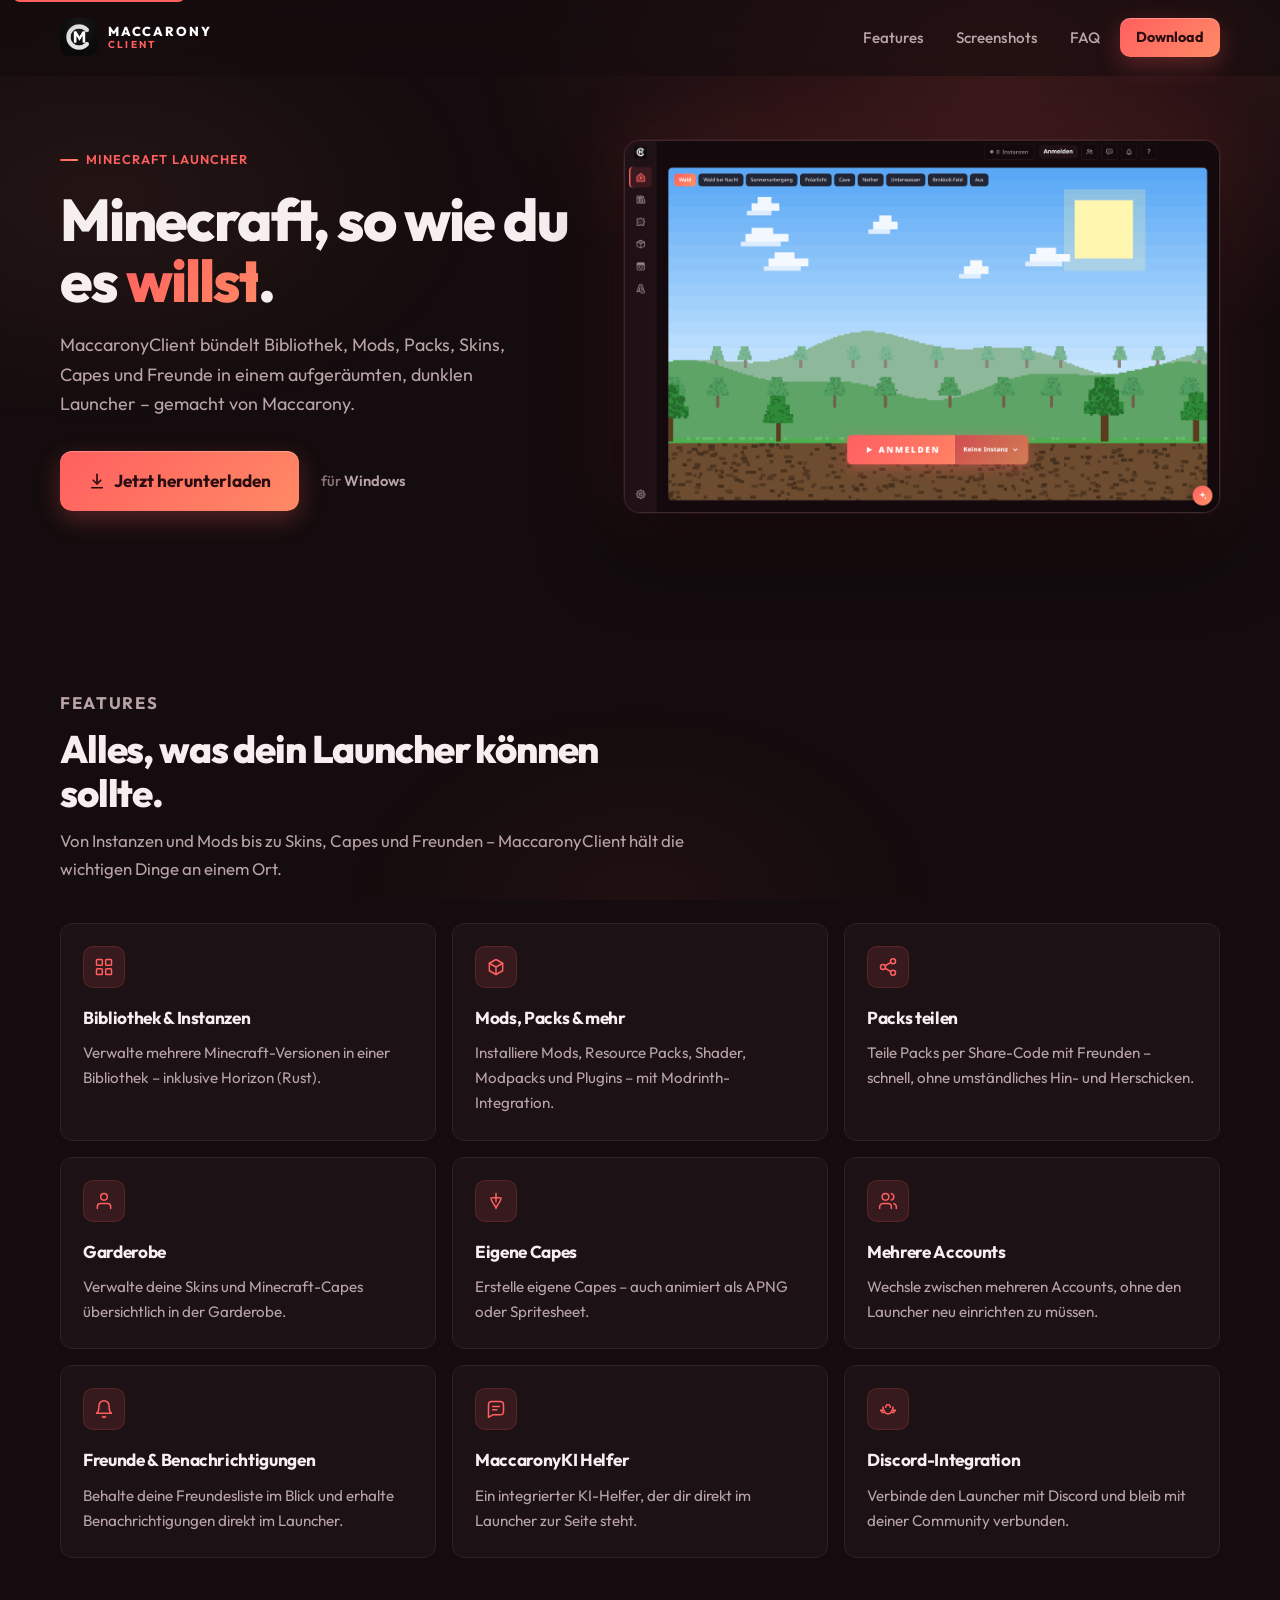
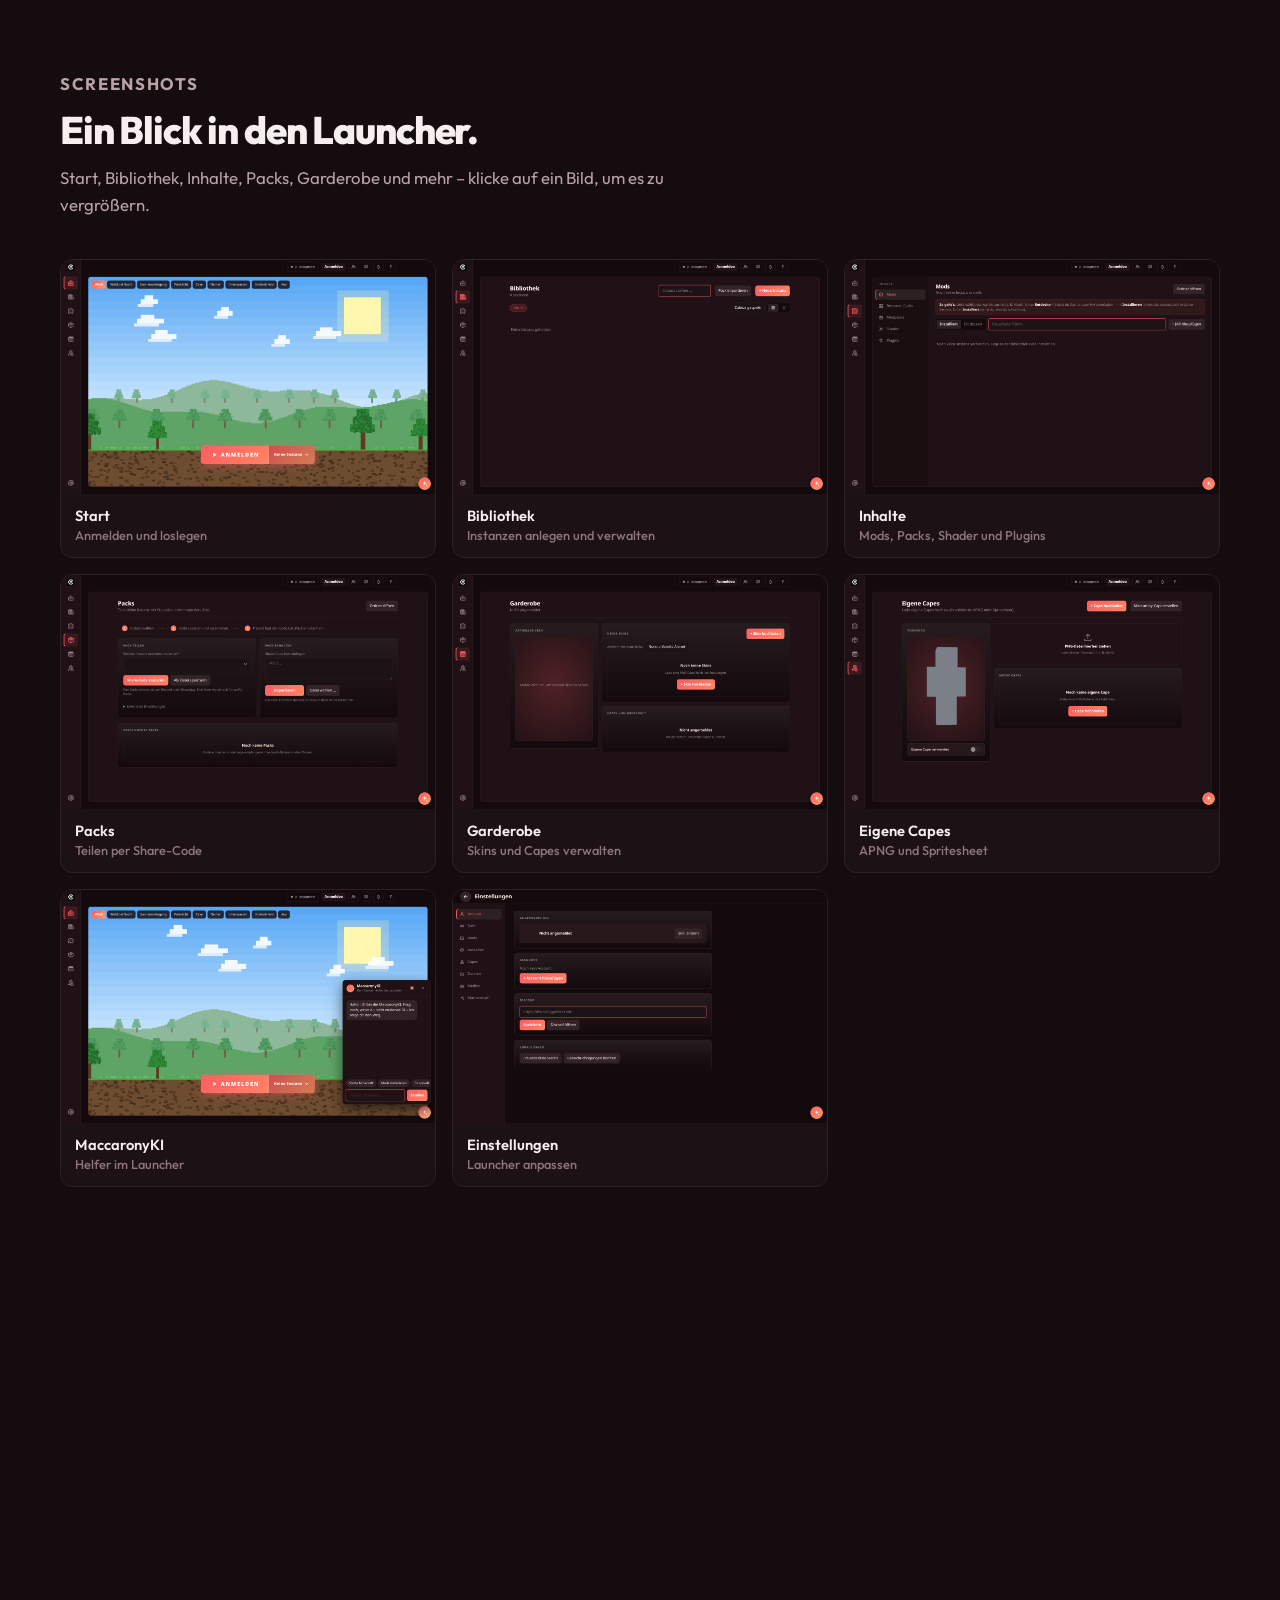
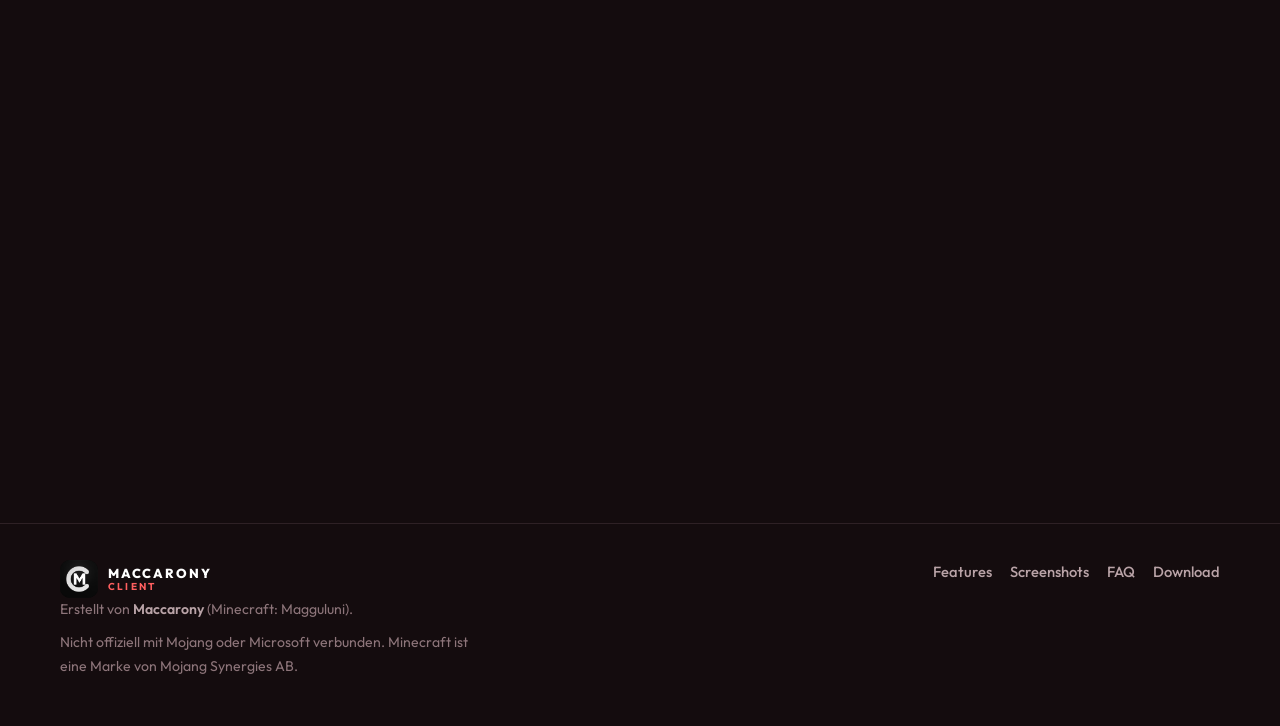
<file: index.html>
<!DOCTYPE html>
<html lang="de">
<head>
  <meta charset="UTF-8" />
  <meta name="viewport" content="width=device-width, initial-scale=1" />
  <title>MaccaronyClient – Minecraft Launcher</title>
  <meta name="description" content="MaccaronyClient ist ein moderner Minecraft-Launcher für Instanzen, Mods, Packs, Skins, Capes und Freunde. Jetzt für Windows herunterladen." />
  <meta name="theme-color" content="#140c0e" />
  <link rel="icon" href="assets/favicon.ico" sizes="any" />
  <link rel="icon" type="image/png" sizes="32x32" href="assets/favicon-32.png" />
  <link rel="icon" type="image/png" sizes="16x16" href="assets/favicon-16.png" />
  <link rel="apple-touch-icon" href="assets/apple-touch-icon.png" />
  <link rel="stylesheet" href="styles.css" />
</head>
<body>
  <a class="skip-link" href="#main">Zum Inhalt springen</a>

  <header class="nav" id="nav">
    <div class="nav-inner">
      <a class="brand" href="#top" aria-label="MaccaronyClient Start">
        <img class="logo-img" src="assets/logo.png" width="38" height="38" alt="" />
        <span class="wordmark">
          <span class="wordmark-m">MACCARONY</span>
          <span class="wordmark-c">CLIENT</span>
        </span>
      </a>

      <button class="nav-toggle" type="button" aria-label="Menü öffnen" aria-expanded="false" aria-controls="nav-links">
        <span></span><span></span><span></span>
      </button>

      <nav class="nav-links" id="nav-links">
        <a href="#features">Features</a>
        <a href="#screenshots">Screenshots</a>
        <a href="#faq">FAQ</a>
        <a class="btn btn-primary btn-sm" data-download href="https://github.com/Magguluni/MaccaronyClient/releases/latest/download/MaccaronyClient-Setup.exe">Download</a>
      </nav>
    </div>
  </header>

  <main id="main">
    <section class="hero" id="top">
      <div class="wrap hero-grid">
        <div class="hero-copy reveal">
          <p class="eyebrow">Minecraft Launcher</p>
          <h1>Minecraft, so wie du es <span class="grad-text">willst</span>.</h1>
          <p class="lead">
            MaccaronyClient bündelt Bibliothek, Mods, Packs, Skins, Capes und Freunde in einem aufgeräumten, dunklen Launcher – gemacht von Maccarony.
          </p>
          <div class="hero-actions">
            <a class="btn btn-primary btn-lg" data-download href="https://github.com/Magguluni/MaccaronyClient/releases/latest/download/MaccaronyClient-Setup.exe">
              <svg width="18" height="18" viewBox="0 0 24 24" fill="none" stroke="currentColor" stroke-width="2.2" stroke-linecap="round" stroke-linejoin="round" aria-hidden="true">
                <path d="M12 3v12" /><path d="M7 11l5 5 5-5" /><path d="M5 21h14" />
              </svg>
              Jetzt herunterladen
            </a>
            <p class="hero-note">für <strong>Windows</strong></p>
          </div>
        </div>

        <div class="hero-visual reveal">
          <div class="hero-frame">
            <img src="assets/screenshots/start.png" width="1440" height="900" alt="MaccaronyClient Startbildschirm mit Wald-Szene und Anmelden-Button" />
          </div>
        </div>
      </div>
    </section>

    <section class="section" id="features">
      <div class="wrap">
        <div class="section-header reveal">
          <p class="section-kicker">Features</p>
          <h2>Alles, was dein Launcher können sollte.</h2>
          <p>Von Instanzen und Mods bis zu Skins, Capes und Freunden – MaccaronyClient hält die wichtigen Dinge an einem Ort.</p>
        </div>

        <div class="features-grid">
          <article class="feature reveal">
            <div class="feature-icon" aria-hidden="true">
              <svg viewBox="0 0 24 24"><rect x="3" y="3" width="7" height="7" rx="1"/><rect x="14" y="3" width="7" height="7" rx="1"/><rect x="3" y="14" width="7" height="7" rx="1"/><rect x="14" y="14" width="7" height="7" rx="1"/></svg>
            </div>
            <h3>Bibliothek &amp; Instanzen</h3>
            <p>Verwalte mehrere Minecraft-Versionen in einer Bibliothek – inklusive Horizon (Rust).</p>
          </article>

          <article class="feature reveal">
            <div class="feature-icon" aria-hidden="true">
              <svg viewBox="0 0 24 24"><path d="M12 3l8 4.5v9L12 21l-8-4.5v-9L12 3z"/><path d="M12 12l8-4.5M12 12v9M12 12L4 7.5"/></svg>
            </div>
            <h3>Mods, Packs &amp; mehr</h3>
            <p>Installiere Mods, Resource Packs, Shader, Modpacks und Plugins – mit Modrinth-Integration.</p>
          </article>

          <article class="feature reveal">
            <div class="feature-icon" aria-hidden="true">
              <svg viewBox="0 0 24 24"><circle cx="18" cy="5" r="3"/><circle cx="6" cy="12" r="3"/><circle cx="18" cy="19" r="3"/><path d="M8.6 13.5l6.8 4M15.4 6.5l-6.8 4"/></svg>
            </div>
            <h3>Packs teilen</h3>
            <p>Teile Packs per Share-Code mit Freunden – schnell, ohne umständliches Hin- und Herschicken.</p>
          </article>

          <article class="feature reveal">
            <div class="feature-icon" aria-hidden="true">
              <svg viewBox="0 0 24 24"><path d="M20 21v-2a4 4 0 0 0-4-4H8a4 4 0 0 0-4 4v2"/><circle cx="12" cy="7" r="4"/></svg>
            </div>
            <h3>Garderobe</h3>
            <p>Verwalte deine Skins und Minecraft-Capes übersichtlich in der Garderobe.</p>
          </article>

          <article class="feature reveal">
            <div class="feature-icon" aria-hidden="true">
              <svg viewBox="0 0 24 24"><path d="M12 3v10"/><path d="M6 8c0 6 6 9 6 13 0-4 6-7 6-13"/><path d="M8 8h8"/></svg>
            </div>
            <h3>Eigene Capes</h3>
            <p>Erstelle eigene Capes – auch animiert als APNG oder Spritesheet.</p>
          </article>

          <article class="feature reveal">
            <div class="feature-icon" aria-hidden="true">
              <svg viewBox="0 0 24 24"><path d="M16 21v-2a4 4 0 0 0-4-4H6a4 4 0 0 0-4 4v2"/><circle cx="9" cy="7" r="4"/><path d="M22 21v-2a4 4 0 0 0-3-3.87"/><path d="M16 3.13a4 4 0 0 1 0 7.75"/></svg>
            </div>
            <h3>Mehrere Accounts</h3>
            <p>Wechsle zwischen mehreren Accounts, ohne den Launcher neu einrichten zu müssen.</p>
          </article>

          <article class="feature reveal">
            <div class="feature-icon" aria-hidden="true">
              <svg viewBox="0 0 24 24"><path d="M18 8A6 6 0 0 0 6 8c0 7-3 9-3 9h18s-3-2-3-9"/><path d="M13.73 21a2 2 0 0 1-3.46 0"/></svg>
            </div>
            <h3>Freunde &amp; Benachrichtigungen</h3>
            <p>Behalte deine Freundesliste im Blick und erhalte Benachrichtigungen direkt im Launcher.</p>
          </article>

          <article class="feature reveal">
            <div class="feature-icon" aria-hidden="true">
              <svg viewBox="0 0 24 24"><path d="M21 15a4 4 0 0 1-4 4H8l-5 3V7a4 4 0 0 1 4-4h10a4 4 0 0 1 4 4z"/><path d="M8 9h8M8 13h5"/></svg>
            </div>
            <h3>MaccaronyKI Helfer</h3>
            <p>Ein integrierter KI-Helfer, der dir direkt im Launcher zur Seite steht.</p>
          </article>

          <article class="feature reveal">
            <div class="feature-icon" aria-hidden="true">
              <svg viewBox="0 0 24 24"><path d="M14.5 9.5a2.5 2.5 0 0 0-5 0"/><path d="M6 9.5C6 13 8.7 18 12 18s6-5 6-8.5"/><circle cx="9" cy="10" r="0.8" fill="currentColor" stroke="none"/><circle cx="15" cy="10" r="0.8" fill="currentColor" stroke="none"/><path d="M7 16.5c-1.7 0-3.2-1.4-4-3 1 .2 2.2.2 3.2-.3"/><path d="M17 16.5c1.7 0 3.2-1.4 4-3-1 .2-2.2.2-3.2-.3"/></svg>
            </div>
            <h3>Discord-Integration</h3>
            <p>Verbinde den Launcher mit Discord und bleib mit deiner Community verbunden.</p>
          </article>
        </div>
      </div>
    </section>

    <section class="section" id="screenshots" style="padding-top: 24px;">
      <div class="wrap">
        <div class="section-header reveal">
          <p class="section-kicker">Screenshots</p>
          <h2>Ein Blick in den Launcher.</h2>
          <p>Start, Bibliothek, Inhalte, Packs, Garderobe und mehr – klicke auf ein Bild, um es zu vergrößern.</p>
        </div>

        <div class="gallery" id="gallery">
          <button class="shot reveal" type="button" data-full="assets/screenshots/start.png" data-caption="Start">
            <div class="shot-frame"><img src="assets/screenshots/start.png" alt="Startbildschirm mit Wald-Szene und Anmelden-Button" /></div>
            <div class="shot-cap">Start<span>Anmelden und loslegen</span></div>
          </button>
          <button class="shot reveal" type="button" data-full="assets/screenshots/bibliothek.png" data-caption="Bibliothek">
            <div class="shot-frame"><img src="assets/screenshots/bibliothek.png" alt="Leere Bibliothek zum Anlegen von Instanzen" /></div>
            <div class="shot-cap">Bibliothek<span>Instanzen anlegen und verwalten</span></div>
          </button>
          <button class="shot reveal" type="button" data-full="assets/screenshots/mods.png" data-caption="Inhalte">
            <div class="shot-frame"><img src="assets/screenshots/mods.png" alt="Inhalte: Mods, Resource Packs, Shader, Modpacks und Plugins" /></div>
            <div class="shot-cap">Inhalte<span>Mods, Packs, Shader und Plugins</span></div>
          </button>
          <button class="shot reveal" type="button" data-full="assets/screenshots/packs.png" data-caption="Packs">
            <div class="shot-frame"><img src="assets/screenshots/packs.png" alt="Packs teilen per Share-Code" /></div>
            <div class="shot-cap">Packs<span>Teilen per Share-Code</span></div>
          </button>
          <button class="shot reveal" type="button" data-full="assets/screenshots/garderobe.png" data-caption="Garderobe">
            <div class="shot-frame"><img src="assets/screenshots/garderobe.png" alt="Garderobe – Skins und Capes verwalten" /></div>
            <div class="shot-cap">Garderobe<span>Skins und Capes verwalten</span></div>
          </button>
          <button class="shot reveal" type="button" data-full="assets/screenshots/capes.png" data-caption="Eigene Capes">
            <div class="shot-frame"><img src="assets/screenshots/capes.png" alt="Eigene Capes, auch animiert" /></div>
            <div class="shot-cap">Eigene Capes<span>APNG und Spritesheet</span></div>
          </button>
          <button class="shot reveal" type="button" data-full="assets/screenshots/maccaronyki.png" data-caption="MaccaronyKI">
            <div class="shot-frame"><img src="assets/screenshots/maccaronyki.png" alt="MaccaronyKI Chat-Helfer" /></div>
            <div class="shot-cap">MaccaronyKI<span>Helfer im Launcher</span></div>
          </button>
          <button class="shot reveal" type="button" data-full="assets/screenshots/einstellungen.png" data-caption="Einstellungen">
            <div class="shot-frame"><img src="assets/screenshots/einstellungen.png" alt="Einstellungen im Launcher" /></div>
            <div class="shot-cap">Einstellungen<span>Launcher anpassen</span></div>
          </button>
        </div>
      </div>
    </section>

    <section class="download" id="download">
      <div class="wrap">
        <div class="download-card reveal">
          <div>
            <p class="section-kicker">Download</p>
            <h2>Bereit zum Spielen?</h2>
            <p>Lade MaccaronyClient herunter und richte deine Instanzen in wenigen Schritten ein.</p>
          </div>
          <div class="download-side">
            <a class="btn btn-primary btn-lg" data-download href="https://github.com/Magguluni/MaccaronyClient/releases/latest/download/MaccaronyClient-Setup.exe">
              <svg width="18" height="18" viewBox="0 0 24 24" fill="none" stroke="currentColor" stroke-width="2.2" stroke-linecap="round" stroke-linejoin="round" aria-hidden="true">
                <path d="M12 3v12" /><path d="M7 11l5 5 5-5" /><path d="M5 21h14" />
              </svg>
              Jetzt herunterladen
            </a>
            <p class="download-meta">Windows · Setup-Datei (.exe)</p>
          </div>
        </div>
      </div>
    </section>

    <section class="section" id="faq" style="padding-top: 8px;">
      <div class="wrap">
        <div class="section-header reveal">
          <p class="section-kicker">FAQ</p>
          <h2>Häufige Fragen</h2>
        </div>
        <div class="faq-list">
          <details class="faq-item reveal" open>
            <summary>Ist MaccaronyClient kostenlos?</summary>
            <p>Der Launcher wird hier als Download angeboten, ohne dass auf dieser Seite ein Preis angegeben ist. Sobald es dazu offizielle Angaben gibt, findest du sie an dieser Stelle.</p>
          </details>
          <details class="faq-item reveal">
            <summary>Brauche ich einen Minecraft-Account?</summary>
            <p>Ja. Du brauchst einen gültigen Minecraft: Java Edition Account, um zu spielen. Der Launcher ersetzt keine eigene Minecraft-Lizenz.</p>
          </details>
          <details class="faq-item reveal">
            <summary>Welche Systeme werden unterstützt?</summary>
            <p>Aktuell ist ein Download für Windows vorgesehen. Unterstützung für weitere Systeme nennen wir hier, sobald sie feststeht.</p>
          </details>
        </div>
      </div>
    </section>
  </main>

  <footer class="footer">
    <div class="wrap footer-inner">
      <div>
        <a class="brand" href="#top" aria-label="MaccaronyClient Start">
          <img class="logo-img" src="assets/logo.png" width="38" height="38" alt="" />
          <span class="wordmark">
            <span class="wordmark-m">MACCARONY</span>
            <span class="wordmark-c">CLIENT</span>
          </span>
        </a>
        <p class="footer-copy">
          Erstellt von <strong>Maccarony</strong> (Minecraft: Magguluni).
        </p>
        <p class="footer-copy disclaimer">Nicht offiziell mit Mojang oder Microsoft verbunden. Minecraft ist eine Marke von Mojang Synergies AB.</p>
      </div>
      <nav class="footer-links" aria-label="Footer">
        <a href="#features">Features</a>
        <a href="#screenshots">Screenshots</a>
        <a href="#faq">FAQ</a>
        <a data-download href="https://github.com/Magguluni/MaccaronyClient/releases/latest/download/MaccaronyClient-Setup.exe">Download</a>
      </nav>
    </div>
  </footer>

  <div class="lightbox" id="lightbox" role="dialog" aria-modal="true" aria-label="Screenshot-Ansicht" hidden>
    <button class="lightbox-close" type="button" aria-label="Schließen">&times;</button>
    <button class="lightbox-nav prev" type="button" aria-label="Vorheriges Bild">‹</button>
    <img class="lightbox-img" alt="" />
    <button class="lightbox-nav next" type="button" aria-label="Nächstes Bild">›</button>
    <p class="lightbox-cap"></p>
  </div>

  <script src="script.js"></script>
</body>
</html>
</file>
<file: styles.css>
@font-face {
  font-family: "Outfit";
  font-style: normal;
  font-weight: 400 800;
  font-display: swap;
  src: url("assets/fonts/outfit-latin-ext.woff2") format("woff2");
  unicode-range: U+0100-02BA, U+02BD-02C5, U+02C7-02CC, U+02CE-02D7, U+02DD-02FF, U+0304, U+0308, U+0329, U+1D00-1DBF, U+1E00-1E9F, U+1EF2-1EFF, U+2020, U+20A0-20AB, U+20AD-20C4, U+2113, U+2C60-2C7F, U+A720-A7FF;
}

@font-face {
  font-family: "Outfit";
  font-style: normal;
  font-weight: 400 800;
  font-display: swap;
  src: url("assets/fonts/outfit-latin.woff2") format("woff2");
  unicode-range: U+0000-00FF, U+0131, U+0152-0153, U+02BB-02BC, U+02C6, U+02DA, U+02DC, U+0304, U+0308, U+0329, U+2000-206F, U+20AC, U+2122, U+2191, U+2193, U+2212, U+2215, U+FEFF, U+FFFD;
}

:root {
  --bg: #140c0e;
  --bg-soft: #181014;
  --card: #1c1215;
  --card-hover: #24181c;
  --border: #2e2125;
  --border-strong: #3a2a2e;
  --text: #f7eef0;
  --muted: #b9a3a7;
  --dim: #8d757a;
  --coral: #ff5f5f;
  --salmon: #ff8a65;
  --grad: linear-gradient(135deg, #ff5f5f 0%, #ff8a65 100%);
  --radius: 12px;
  --radius-lg: 18px;
  --nav-h: 76px;
  --shadow: 0 24px 64px rgba(0, 0, 0, 0.45);
  --font: "Outfit", system-ui, -apple-system, "Segoe UI", sans-serif;
  --max: 1160px;
  --ease: cubic-bezier(0.22, 1, 0.36, 1);
}

*,
*::before,
*::after {
  box-sizing: border-box;
  margin: 0;
  padding: 0;
}

html {
  scroll-behavior: smooth;
}

body {
  font-family: var(--font);
  background: var(--bg);
  color: var(--text);
  line-height: 1.65;
  min-height: 100vh;
  overflow-x: hidden;
}

body::before {
  content: "";
  position: fixed;
  inset: 0;
  pointer-events: none;
  z-index: -1;
  background:
    radial-gradient(900px 520px at 78% 8%, rgba(255, 95, 95, 0.16), transparent 58%),
    radial-gradient(700px 420px at 8% 22%, rgba(255, 138, 101, 0.07), transparent 55%),
    radial-gradient(600px 400px at 50% 100%, rgba(255, 95, 95, 0.05), transparent 50%);
}

img {
  max-width: 100%;
  display: block;
}

a {
  color: inherit;
  text-decoration: none;
}

button {
  font-family: inherit;
  cursor: pointer;
  border: 0;
  background: none;
  color: inherit;
}

ul {
  list-style: none;
}

.skip-link {
  position: absolute;
  left: 12px;
  top: -40px;
  z-index: 200;
  background: var(--coral);
  color: #1a0a0c;
  padding: 8px 14px;
  border-radius: 8px;
  font-weight: 700;
}

.skip-link:focus {
  top: 12px;
}

::selection {
  background: rgba(255, 95, 95, 0.35);
  color: #fff;
}

.wrap {
  width: min(var(--max), calc(100% - 48px));
  margin-inline: auto;
}

/* ---------- Nav ---------- */

.nav {
  position: sticky;
  top: 0;
  z-index: 50;
  height: var(--nav-h);
  display: flex;
  align-items: center;
  transition: background 0.3s var(--ease), border-color 0.3s var(--ease), box-shadow 0.3s var(--ease);
  background: rgba(20, 12, 14, 0.55);
  border-bottom: 1px solid transparent;
  backdrop-filter: blur(16px);
  -webkit-backdrop-filter: blur(16px);
}

.nav.is-scrolled {
  background: rgba(20, 12, 14, 0.88);
  border-bottom-color: var(--border);
  box-shadow: 0 10px 30px rgba(0, 0, 0, 0.28);
}

.nav-inner {
  width: min(var(--max), calc(100% - 48px));
  margin-inline: auto;
  display: flex;
  align-items: center;
  justify-content: space-between;
  gap: 24px;
}

.brand {
  display: flex;
  align-items: center;
  gap: 10px;
  flex-shrink: 0;
}

.logo-img {
  width: 38px;
  height: 38px;
  border-radius: 10px;
  display: block;
  flex-shrink: 0;
  background: #0a0a0a;
}

.wordmark {
  display: flex;
  flex-direction: column;
  line-height: 1;
  gap: 2px;
}

.wordmark-m {
  font-weight: 800;
  font-size: 13px;
  letter-spacing: 0.14em;
  color: #fff;
}

.wordmark-c {
  font-weight: 700;
  font-size: 10px;
  letter-spacing: 0.22em;
  color: var(--coral);
}

.nav-links {
  display: flex;
  align-items: center;
  gap: 8px;
}

.nav-links a:not(.btn) {
  color: var(--muted);
  font-weight: 500;
  font-size: 0.95rem;
  padding: 8px 12px;
  border-radius: 8px;
  transition: color 0.2s, background 0.2s;
}

.nav-links a:not(.btn):hover {
  color: var(--text);
  background: rgba(255, 255, 255, 0.04);
}

.nav-toggle {
  display: none;
  width: 42px;
  height: 42px;
  border-radius: 10px;
  border: 1px solid var(--border);
  background: var(--card);
  align-items: center;
  justify-content: center;
  flex-direction: column;
  gap: 5px;
}

.nav-toggle span {
  display: block;
  width: 16px;
  height: 1.5px;
  background: var(--text);
  border-radius: 2px;
  transition: transform 0.25s var(--ease), opacity 0.2s;
}

body.nav-open .nav-toggle span:nth-child(1) {
  transform: translateY(6.5px) rotate(45deg);
}

body.nav-open .nav-toggle span:nth-child(2) {
  opacity: 0;
}

body.nav-open .nav-toggle span:nth-child(3) {
  transform: translateY(-6.5px) rotate(-45deg);
}

/* ---------- Buttons ---------- */

.btn {
  display: inline-flex;
  align-items: center;
  justify-content: center;
  gap: 8px;
  font-weight: 700;
  border-radius: 10px;
  transition: transform 0.2s var(--ease), box-shadow 0.2s var(--ease), filter 0.2s;
  white-space: nowrap;
}

.btn-primary {
  background: var(--grad);
  color: #2a0d10;
  box-shadow: 0 8px 24px rgba(255, 95, 95, 0.28), inset 0 1px 0 rgba(255, 255, 255, 0.25);
}

.btn-primary:hover {
  transform: translateY(-2px);
  filter: brightness(1.06);
  box-shadow: 0 12px 32px rgba(255, 95, 95, 0.4), inset 0 1px 0 rgba(255, 255, 255, 0.28);
}

.btn-primary:active {
  transform: translateY(0);
}

.btn-lg {
  padding: 14px 26px;
  font-size: 1.05rem;
}

.btn-sm {
  padding: 8px 16px;
  font-size: 0.9rem;
}

.btn-lg.btn-primary {
  padding: 16px 28px;
  font-size: 1.08rem;
  border-radius: 12px;
}

/* ---------- Hero ---------- */

.hero {
  padding: 64px 0 88px;
}

.hero-grid {
  display: grid;
  grid-template-columns: minmax(0, 0.92fr) minmax(0, 1.08fr);
  gap: 56px;
  align-items: center;
}

.eyebrow {
  display: inline-flex;
  align-items: center;
  gap: 8px;
  font-size: 0.8rem;
  font-weight: 600;
  letter-spacing: 0.08em;
  text-transform: uppercase;
  color: var(--coral);
  margin-bottom: 18px;
}

.eyebrow::before {
  content: "";
  width: 18px;
  height: 2px;
  border-radius: 2px;
  background: var(--grad);
}

h1 {
  font-size: clamp(2.4rem, 4.6vw, 4.15rem);
  font-weight: 800;
  letter-spacing: -0.035em;
  line-height: 1.05;
  margin-bottom: 18px;
}

.grad-text {
  background: var(--grad);
  -webkit-background-clip: text;
  background-clip: text;
  color: transparent;
}

.lead {
  font-size: 1.12rem;
  color: var(--muted);
  max-width: 38ch;
  margin-bottom: 32px;
}

.hero-actions {
  display: flex;
  flex-wrap: wrap;
  align-items: center;
  gap: 16px 22px;
}

.hero-note {
  color: var(--dim);
  font-size: 0.92rem;
  font-weight: 500;
}

.hero-note strong {
  color: var(--muted);
  font-weight: 600;
}

/* ---------- Launcher mockup ---------- */

.hero-visual {
  position: relative;
}

.hero-visual::before {
  content: "";
  position: absolute;
  inset: 8% 6% auto 6%;
  height: 70%;
  background: radial-gradient(closest-side, rgba(255, 95, 95, 0.35), transparent 70%);
  filter: blur(24px);
  z-index: 0;
  pointer-events: none;
}

.hero-frame {
  position: relative;
  z-index: 1;
  width: 100%;
  border-radius: 16px;
  overflow: hidden;
  border: 1px solid var(--border-strong);
  box-shadow:
    0 0 0 1px rgba(255, 95, 95, 0.08),
    0 30px 80px rgba(0, 0, 0, 0.55),
    0 0 80px rgba(255, 95, 95, 0.16);
  background: var(--card);
}

.hero-frame img {
  width: 100%;
  height: auto;
  display: block;
}

.launcher {
  width: 900px;
  height: 580px;
  background: #160e10;
  display: flex;
  flex-direction: column;
  color: var(--text);
  font-size: 13px;
}

.l-titlebar {
  height: 46px;
  display: flex;
  align-items: center;
  justify-content: space-between;
  padding: 0 14px 0 12px;
  border-bottom: 1px solid var(--border);
  background: #120c0e;
  flex-shrink: 0;
}

.l-title-left {
  display: flex;
  align-items: center;
  gap: 8px;
}

.l-logo {
  width: 22px;
  height: 22px;
  border-radius: 50%;
  background: #0a0607;
  border: 1px solid #3a2a2e;
  display: grid;
  place-items: center;
  font-weight: 800;
  font-size: 7px;
  letter-spacing: -0.4px;
}

.l-title-word {
  display: flex;
  align-items: baseline;
  gap: 5px;
  font-weight: 800;
  font-size: 11px;
  letter-spacing: 0.12em;
}

.l-title-word span {
  color: var(--coral);
  letter-spacing: 0.16em;
  font-weight: 700;
  font-size: 10px;
}

.l-controls {
  display: flex;
  gap: 8px;
}

.l-controls i {
  width: 10px;
  height: 10px;
  border-radius: 50%;
  background: #3a2a2e;
  display: block;
}

.l-controls i:nth-child(3) {
  background: #5a3538;
}

.l-body {
  display: flex;
  flex: 1;
  min-height: 0;
}

.l-side {
  width: 188px;
  border-right: 1px solid var(--border);
  background: #120c0e;
  padding: 14px 10px;
  display: flex;
  flex-direction: column;
  gap: 4px;
}

.l-side button,
.l-item {
  display: flex;
  align-items: center;
  gap: 10px;
  width: 100%;
  text-align: left;
  padding: 8px 10px;
  border-radius: 8px;
  color: var(--muted);
  font-weight: 600;
  font-size: 12.5px;
}

.l-item.active {
  background: rgba(255, 95, 95, 0.12);
  color: #fff;
  box-shadow: inset 0 0 0 1px rgba(255, 95, 95, 0.22);
}

.l-ico {
  width: 16px;
  height: 16px;
  flex-shrink: 0;
  opacity: 0.9;
}

.l-side .l-spacer {
  flex: 1;
}

.l-main {
  flex: 1;
  display: flex;
  flex-direction: column;
  min-width: 0;
  background: #191114;
}

.l-head {
  display: flex;
  align-items: center;
  justify-content: space-between;
  padding: 16px 20px 12px;
}

.l-head h2 {
  font-size: 20px;
  font-weight: 800;
  letter-spacing: -0.03em;
}

.l-account {
  display: flex;
  align-items: center;
  gap: 8px;
  padding: 5px 10px 5px 5px;
  border-radius: 999px;
  border: 1px solid var(--border);
  background: #1c1215;
  font-weight: 600;
  font-size: 12px;
}

.l-avatar {
  width: 22px;
  height: 22px;
  border-radius: 50%;
  background: var(--grad);
  display: grid;
  place-items: center;
  font-size: 9px;
  font-weight: 800;
  color: #2a0d10;
}

.l-toolbar {
  display: flex;
  align-items: center;
  gap: 10px;
  padding: 0 20px 14px;
}

.l-search {
  flex: 1;
  height: 34px;
  border-radius: 8px;
  border: 1px solid var(--border);
  background: #140c0e;
  color: var(--dim);
  display: flex;
  align-items: center;
  padding: 0 12px;
  font-size: 12px;
}

.l-chip {
  height: 34px;
  padding: 0 12px;
  border-radius: 8px;
  background: var(--grad);
  color: #2a0d10;
  font-weight: 700;
  font-size: 12px;
  display: grid;
  place-items: center;
}

.l-grid {
  display: grid;
  grid-template-columns: repeat(3, 1fr);
  gap: 12px;
  padding: 0 20px 16px;
}

.l-card {
  background: var(--card);
  border: 1px solid var(--border);
  border-radius: 10px;
  overflow: hidden;
}

.l-thumb {
  height: 86px;
  position: relative;
  background:
    radial-gradient(circle at 72% 32%, rgba(255, 200, 160, 0.4), transparent 26%),
    linear-gradient(180deg, #4a3034 0%, #2a181c 42%, #1a1012 42%);
}

.l-thumb.t2 {
  background:
    radial-gradient(circle at 30% 30%, rgba(200, 230, 180, 0.28), transparent 28%),
    linear-gradient(180deg, #2a3a32 0%, #1a2420 48%, #141210 48%);
}
.l-thumb.t3 {
  background:
    radial-gradient(circle at 80% 28%, rgba(255, 170, 110, 0.35), transparent 26%),
    linear-gradient(180deg, #5a3a28 0%, #3a2a20 50%, #161012 50%);
}
.l-thumb.t4 {
  background:
    radial-gradient(circle at 60% 24%, rgba(180, 210, 230, 0.3), transparent 28%),
    linear-gradient(180deg, #243038 0%, #1a242c 46%, #121016 46%);
}
.l-thumb.t5 {
  background:
    radial-gradient(circle at 40% 30%, rgba(255, 140, 180, 0.25), transparent 28%),
    linear-gradient(180deg, #3a2030 0%, #2a1824 50%, #160e12 50%);
}
.l-thumb.t6 {
  background:
    radial-gradient(circle at 70% 26%, rgba(180, 160, 230, 0.3), transparent 28%),
    linear-gradient(180deg, #2e2838 0%, #221c2c 48%, #121014 48%);
}

.l-card-body {
  padding: 10px 11px 11px;
}

.l-card-body strong {
  display: block;
  font-size: 12.5px;
  font-weight: 700;
  margin-bottom: 6px;
}

.l-meta {
  display: flex;
  align-items: center;
  justify-content: space-between;
}

.l-tag {
  font-size: 10px;
  color: var(--dim);
  font-weight: 600;
}

.l-play {
  width: 22px;
  height: 22px;
  border-radius: 6px;
  background: var(--grad);
  display: grid;
  place-items: center;
}

.l-play svg {
  width: 9px;
  height: 9px;
  fill: #2a0d10;
  margin-left: 1px;
}

.l-bar {
  margin-top: auto;
  border-top: 1px solid var(--border);
  padding: 10px 20px;
  display: flex;
  align-items: center;
  justify-content: space-between;
  background: #140c0e;
}

.l-bar-info {
  display: flex;
  flex-direction: column;
  line-height: 1.25;
}

.l-bar-info strong {
  font-size: 13px;
}

.l-bar-info span {
  font-size: 11px;
  color: var(--dim);
}

.l-play-lg {
  background: var(--grad);
  color: #2a0d10;
  font-weight: 800;
  font-size: 13px;
  padding: 8px 20px;
  border-radius: 8px;
}

/* Mods / other launcher screens (gallery + mock images) */
.l-list {
  display: flex;
  flex-direction: column;
  gap: 8px;
  padding: 0 20px 16px;
}

.l-row {
  display: flex;
  align-items: center;
  gap: 12px;
  padding: 10px 12px;
  border: 1px solid var(--border);
  border-radius: 10px;
  background: var(--card);
}

.l-mod-icon {
  width: 36px;
  height: 36px;
  border-radius: 8px;
  background: linear-gradient(145deg, #3a262a, #221418);
  flex-shrink: 0;
}

.l-row strong {
  display: block;
  font-size: 13px;
}

.l-row p {
  font-size: 11px;
  color: var(--dim);
}

.l-row .grow {
  flex: 1;
  min-width: 0;
}

.l-install {
  font-size: 11px;
  font-weight: 700;
  color: #2a0d10;
  background: var(--grad);
  padding: 6px 12px;
  border-radius: 7px;
}

.l-input {
  height: 34px;
  border-radius: 8px;
  border: 1px solid var(--border);
  background: #140c0e;
  color: var(--muted);
  display: flex;
  align-items: center;
  padding: 0 12px;
  font-size: 12px;
  min-width: 200px;
}

.l-skin {
  display: grid;
  grid-template-columns: 200px 1fr;
  gap: 16px;
  padding: 0 20px 16px;
  flex: 1;
}

.l-mannequin {
  border: 1px solid var(--border);
  border-radius: 12px;
  background: #140c0e;
  display: flex;
  align-items: center;
  justify-content: center;
  min-height: 280px;
}

.steve {
  width: 80px;
  display: flex;
  flex-direction: column;
  align-items: center;
}

.steve .h {
  width: 44px;
  height: 44px;
  background: #c48a6a;
  border-radius: 3px;
  margin-bottom: 2px;
}

.steve .mid {
  display: flex;
  align-items: flex-start;
  gap: 2px;
}

.steve .a-l,
.steve .a-r {
  width: 16px;
  height: 62px;
  background: #3d6cad;
  border-radius: 2px;
  display: block;
}

.steve .b {
  width: 44px;
  height: 62px;
  background: #3d6cad;
  border-radius: 2px;
}

.steve .l {
  display: flex;
  gap: 2px;
  margin-top: 2px;
}

.steve .l i {
  width: 21px;
  height: 72px;
  background: #3b4f9a;
  display: block;
  border-radius: 2px;
}

.l-cape-grid,
.l-skin-grid {
  display: grid;
  grid-template-columns: repeat(2, 1fr);
  gap: 10px;
  align-content: start;
}

.l-mini {
  border: 1px solid var(--border);
  background: var(--card);
  border-radius: 10px;
  padding: 12px;
  min-height: 88px;
}

.l-mini.active {
  box-shadow: inset 0 0 0 1px rgba(255, 95, 95, 0.35);
}

.l-mini strong {
  display: block;
  font-size: 12px;
  margin-top: 8px;
}

.l-swatch {
  height: 42px;
  border-radius: 6px;
}

.l-chat {
  display: flex;
  flex-direction: column;
  padding: 0 20px 16px;
  gap: 10px;
  flex: 1;
}

.l-msg {
  max-width: 80%;
  padding: 10px 12px;
  border-radius: 12px;
  font-size: 12px;
  line-height: 1.45;
}

.l-msg.bot {
  background: var(--card);
  border: 1px solid var(--border);
  border-bottom-left-radius: 4px;
}

.l-msg.me {
  margin-left: auto;
  background: rgba(255, 95, 95, 0.16);
  border: 1px solid rgba(255, 95, 95, 0.25);
  border-bottom-right-radius: 4px;
}

.l-chat-input {
  margin-top: auto;
  height: 40px;
  border-radius: 10px;
  border: 1px solid var(--border);
  background: #140c0e;
  display: flex;
  align-items: center;
  padding: 0 12px;
  color: var(--dim);
  font-size: 12px;
}

.l-settings {
  display: grid;
  grid-template-columns: 180px 1fr;
  gap: 16px;
  padding: 0 20px 16px;
  flex: 1;
}

.l-set-nav button {
  display: block;
  width: 100%;
  text-align: left;
  padding: 8px 10px;
  border-radius: 8px;
  color: var(--muted);
  font-weight: 600;
  font-size: 12.5px;
  margin-bottom: 4px;
}

.l-set-nav button.active {
  background: rgba(255, 95, 95, 0.12);
  color: #fff;
}

.l-set-row {
  display: flex;
  justify-content: space-between;
  align-items: center;
  padding: 12px 0;
  border-bottom: 1px solid var(--border);
}

.l-set-row span {
  color: var(--muted);
  font-size: 12px;
}

.l-toggle {
  width: 34px;
  height: 18px;
  background: var(--grad);
  border-radius: 99px;
  position: relative;
}

.l-toggle::after {
  content: "";
  position: absolute;
  width: 14px;
  height: 14px;
  background: #fff;
  border-radius: 50%;
  top: 2px;
  right: 2px;
}

.l-friends {
  display: flex;
  flex-direction: column;
  gap: 8px;
  padding: 0 20px 16px;
}

.l-friend {
  display: flex;
  align-items: center;
  gap: 10px;
  padding: 8px 10px;
  border-radius: 10px;
  border: 1px solid var(--border);
  background: var(--card);
}

.l-dot {
  width: 8px;
  height: 8px;
  border-radius: 50%;
  background: #5ad67a;
  margin-left: auto;
}

.l-dot.off {
  background: #6a5559;
}

/* ---------- Sections ---------- */

.section {
  padding: 88px 0;
}

.section-header {
  max-width: 640px;
  margin-bottom: 40px;
}

.section-kicker {
  color: var(--coral);
  font-weight: 700;
  font-size: 0.8rem;
  letter-spacing: 0.1em;
  text-transform: uppercase;
  margin-bottom: 10px;
}

h2 {
  font-size: clamp(1.8rem, 3vw, 2.5rem);
  font-weight: 800;
  letter-spacing: -0.03em;
  line-height: 1.15;
  margin-bottom: 12px;
}

.section-header p {
  color: var(--muted);
  font-size: 1.05rem;
}

/* ---------- Features ---------- */

.features-grid {
  display: grid;
  grid-template-columns: repeat(3, 1fr);
  gap: 16px;
}

.feature {
  background: var(--card);
  border: 1px solid var(--border);
  border-radius: var(--radius);
  padding: 22px 22px 24px;
  transition: transform 0.25s var(--ease), border-color 0.25s, background 0.25s, box-shadow 0.25s;
}

.feature:hover {
  transform: translateY(-4px);
  border-color: #4a3338;
  background: var(--card-hover);
  box-shadow: 0 16px 40px rgba(0, 0, 0, 0.25);
}

.feature-icon {
  width: 42px;
  height: 42px;
  border-radius: 10px;
  display: grid;
  place-items: center;
  margin-bottom: 16px;
  background: rgba(255, 95, 95, 0.12);
  color: var(--coral);
  border: 1px solid rgba(255, 95, 95, 0.16);
}

.feature-icon svg {
  width: 20px;
  height: 20px;
  stroke: currentColor;
  fill: none;
  stroke-width: 1.8;
  stroke-linecap: round;
  stroke-linejoin: round;
}

.feature h3 {
  font-size: 1.08rem;
  font-weight: 700;
  letter-spacing: -0.02em;
  margin-bottom: 8px;
}

.feature p {
  color: var(--muted);
  font-size: 0.95rem;
}

/* ---------- Gallery ---------- */

.gallery {
  display: grid;
  grid-template-columns: repeat(3, 1fr);
  gap: 16px;
}

.shot {
  display: block;
  background: var(--card);
  border: 1px solid var(--border);
  border-radius: var(--radius);
  overflow: hidden;
  cursor: zoom-in;
  text-align: left;
  width: 100%;
  color: inherit;
  transition: transform 0.25s var(--ease), border-color 0.25s, box-shadow 0.25s;
}

.shot:hover {
  transform: translateY(-4px);
  border-color: #4a3338;
  box-shadow: 0 16px 40px rgba(0, 0, 0, 0.3);
}

.shot-frame {
  aspect-ratio: 16 / 10;
  overflow: hidden;
  background: #120c0e;
  position: relative;
}

.shot-frame img,
.shot-frame .shot-preview {
  width: 100%;
  height: 100%;
  object-fit: cover;
  object-position: top left;
  transition: transform 0.45s var(--ease);
}

.shot:hover img,
.shot:hover .shot-preview {
  transform: scale(1.04);
}

.shot-preview {
  transform-origin: top left;
}

.shot figcaption,
.shot-cap {
  padding: 12px 14px 14px;
  font-weight: 600;
  font-size: 0.92rem;
}

.shot-cap span {
  display: block;
  font-weight: 500;
  font-size: 0.8rem;
  color: var(--dim);
  margin-top: 2px;
}

/* Preview tiles use a scaled launcher */
.shot-preview {
  pointer-events: none;
}

.mini-launcher {
  width: 900px;
  height: 580px;
  transform-origin: top left;
}

/* ---------- Download ---------- */

.download {
  padding: 24px 0 88px;
}

.download-card {
  background:
    radial-gradient(600px 240px at 90% 0%, rgba(255, 95, 95, 0.18), transparent 60%),
    var(--card);
  border: 1px solid var(--border);
  border-radius: var(--radius-lg);
  padding: 48px 48px;
  display: flex;
  align-items: center;
  justify-content: space-between;
  gap: 32px;
}

.download-card h2 {
  margin-bottom: 8px;
}

.download-card p {
  color: var(--muted);
  max-width: 46ch;
}

.download-side {
  display: flex;
  flex-direction: column;
  align-items: flex-start;
  gap: 10px;
  flex-shrink: 0;
}

.download-meta {
  color: var(--dim);
  font-size: 0.88rem;
  font-weight: 500;
}

/* ---------- FAQ ---------- */

.faq-list {
  display: grid;
  gap: 10px;
  max-width: 800px;
}

.faq-item {
  background: var(--card);
  border: 1px solid var(--border);
  border-radius: var(--radius);
  overflow: hidden;
}

.faq-item summary {
  list-style: none;
  cursor: pointer;
  padding: 18px 20px;
  font-weight: 700;
  display: flex;
  justify-content: space-between;
  align-items: center;
  gap: 16px;
}

.faq-item summary::-webkit-details-marker {
  display: none;
}

.faq-item summary::after {
  content: "";
  width: 8px;
  height: 8px;
  border-right: 2px solid var(--muted);
  border-bottom: 2px solid var(--muted);
  transform: rotate(45deg);
  transition: transform 0.2s var(--ease);
  flex-shrink: 0;
  margin-top: -4px;
}

.faq-item[open] summary::after {
  transform: rotate(225deg);
  margin-top: 4px;
}

.faq-item p {
  padding: 0 20px 18px;
  color: var(--muted);
}

/* ---------- Footer ---------- */

.footer {
  border-top: 1px solid var(--border);
  padding: 36px 0 48px;
}

.footer-inner {
  display: flex;
  justify-content: space-between;
  gap: 32px;
  align-items: flex-start;
}

.footer-copy {
  color: var(--dim);
  font-size: 0.88rem;
  max-width: 48ch;
}

.footer-copy strong {
  color: var(--muted);
  font-weight: 600;
}

.disclaimer {
  margin-top: 10px;
}

.footer-links {
  display: flex;
  flex-wrap: wrap;
  gap: 8px 18px;
  color: var(--muted);
  font-weight: 500;
  font-size: 0.92rem;
}

.footer-links a:hover {
  color: var(--text);
}

/* ---------- Lightbox ---------- */

.lightbox {
  position: fixed;
  inset: 0;
  z-index: 80;
  background: rgba(8, 4, 5, 0.86);
  backdrop-filter: blur(10px);
  display: none;
  align-items: center;
  justify-content: center;
  padding: 32px 64px;
}

.lightbox.is-open {
  display: flex;
}

.lightbox-img {
  max-width: min(1200px, 100%);
  max-height: calc(100vh - 120px);
  border-radius: 12px;
  border: 1px solid var(--border);
  box-shadow: var(--shadow);
  background: #120c0e;
}

.lightbox-stage {
  max-width: min(1200px, 100%);
  max-height: calc(100vh - 120px);
  width: 100%;
}

.lightbox-stage .hero-frame,
.lightbox-stage .shot-preview-full {
  aspect-ratio: 900 / 580;
  width: 100%;
  max-height: calc(100vh - 140px);
  margin: 0 auto;
}

.lightbox-close,
.lightbox-nav {
  position: absolute;
  width: 44px;
  height: 44px;
  border-radius: 50%;
  border: 1px solid var(--border);
  background: var(--card);
  color: var(--text);
  display: grid;
  place-items: center;
  font-size: 22px;
  transition: background 0.2s, border-color 0.2s;
}

.lightbox-close:hover,
.lightbox-nav:hover {
  background: var(--card-hover);
  border-color: #4a3338;
}

.lightbox-close {
  top: 18px;
  right: 18px;
}

.lightbox-nav.prev { left: 16px; }
.lightbox-nav.next { right: 16px; }

.lightbox-cap {
  position: absolute;
  bottom: 20px;
  left: 50%;
  transform: translateX(-50%);
  color: var(--muted);
  font-weight: 600;
}

/* ---------- Reveal ---------- */

.reveal {
  opacity: 0;
  transform: translateY(18px);
  animation: none;
}

.reveal.is-visible {
  opacity: 1;
  transform: none;
  transition: opacity 0.7s var(--ease), transform 0.7s var(--ease);
}

/* ---------- Responsive ---------- */

@media (max-width: 980px) {
  .hero-grid {
    grid-template-columns: 1fr;
    gap: 40px;
  }

  .lead {
    max-width: 46ch;
  }

  .features-grid,
  .gallery {
    grid-template-columns: repeat(2, 1fr);
  }

  .download-card {
    flex-direction: column;
    align-items: flex-start;
    padding: 32px 28px;
  }

  .hero {
    padding: 40px 0 64px;
  }
}

@media (max-width: 760px) {
  .nav-toggle {
    display: flex;
  }

  .nav-links {
    position: fixed;
    top: var(--nav-h);
    left: 0;
    right: 0;
    display: none;
    flex-direction: column;
    align-items: stretch;
    gap: 4px;
    padding: 16px 20px 24px;
    background: rgba(20, 12, 14, 0.96);
    border-bottom: 1px solid var(--border);
    backdrop-filter: blur(16px);
  }

  body.nav-open .nav-links {
    display: flex;
  }

  .nav-links a:not(.btn) {
    padding: 12px 10px;
  }

  .nav-links .btn {
    margin-top: 8px;
    width: 100%;
  }

  .wrap,
  .nav-inner {
    width: min(var(--max), calc(100% - 32px));
  }

  .features-grid,
  .gallery {
    grid-template-columns: 1fr;
  }

  .footer-inner {
    flex-direction: column;
  }

  .section {
    padding: 64px 0;
  }

  .lightbox {
    padding: 72px 16px 80px;
  }

  .lightbox-nav {
    display: none;
  }
}

@media (prefers-reduced-motion: reduce) {
  html { scroll-behavior: auto; }
  *, *::before, *::after {
    transition: none !important;
    animation: none !important;
  }
  .reveal {
    opacity: 1;
    transform: none;
  }
}


@media (max-width: 760px) {
  .hero-actions {
    flex-direction: column;
    align-items: flex-start;
    gap: 12px;
  }
}
</file>
